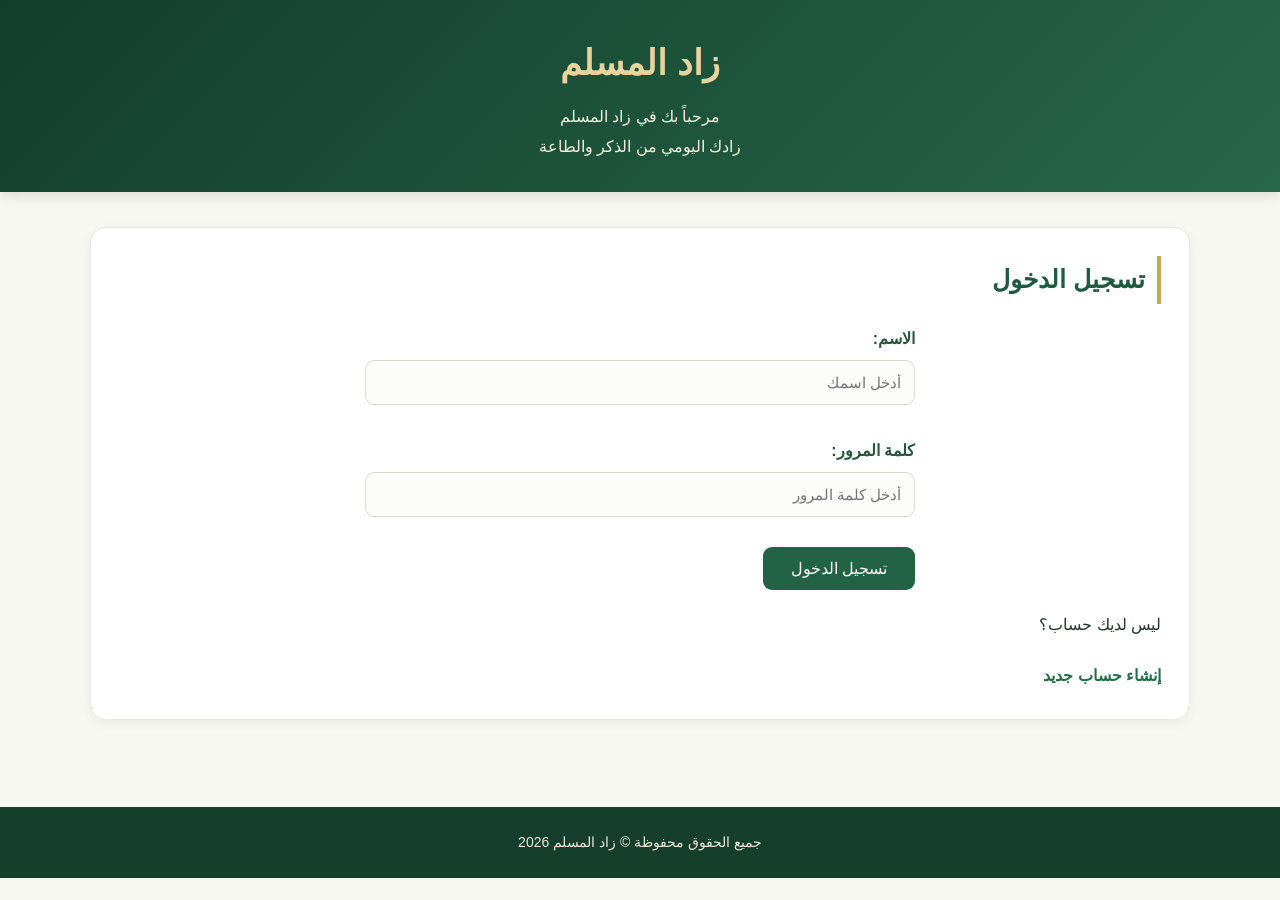
<file: index.html>
<!DOCTYPE html>
<html lang="ar" dir="rtl">

<head>
    <meta charset="UTF-8">
    <meta name="viewport" content="width=device-width, initial-scale=1.0">
    <title>تسجيل الدخول | زاد المسلم</title>
    <link rel="stylesheet" href="style.css">
</head>

<body>

    <header>
        <h1>زاد المسلم</h1>
        <p>مرحباً بك في زاد المسلم</p>
        <p>زادك اليومي من الذكر والطاعة</p>
    </header>

    <main>

        <section>

            <h2>تسجيل الدخول</h2>

            <form>

                <label for="name">الاسم:</label>
                <input type="text" id="name" name="name"
                placeholder="أدخل اسمك" required>

                <br><br>

                <label for="password">كلمة المرور:</label>
                <input type="password" id="password" name="password"
                placeholder="أدخل كلمة المرور" required>

                <br><br>

                <button type="submit">تسجيل الدخول</button>

            </form>

            <p>ليس لديك حساب؟</p>
            <a href="login.html">إنشاء حساب جديد</a>

        </section>

    </main>

    <footer>
        <p>جميع الحقوق محفوظة © زاد المسلم 2026</p>
    </footer>

    <script src="script.js"></script>

</body>
</html>
</file>
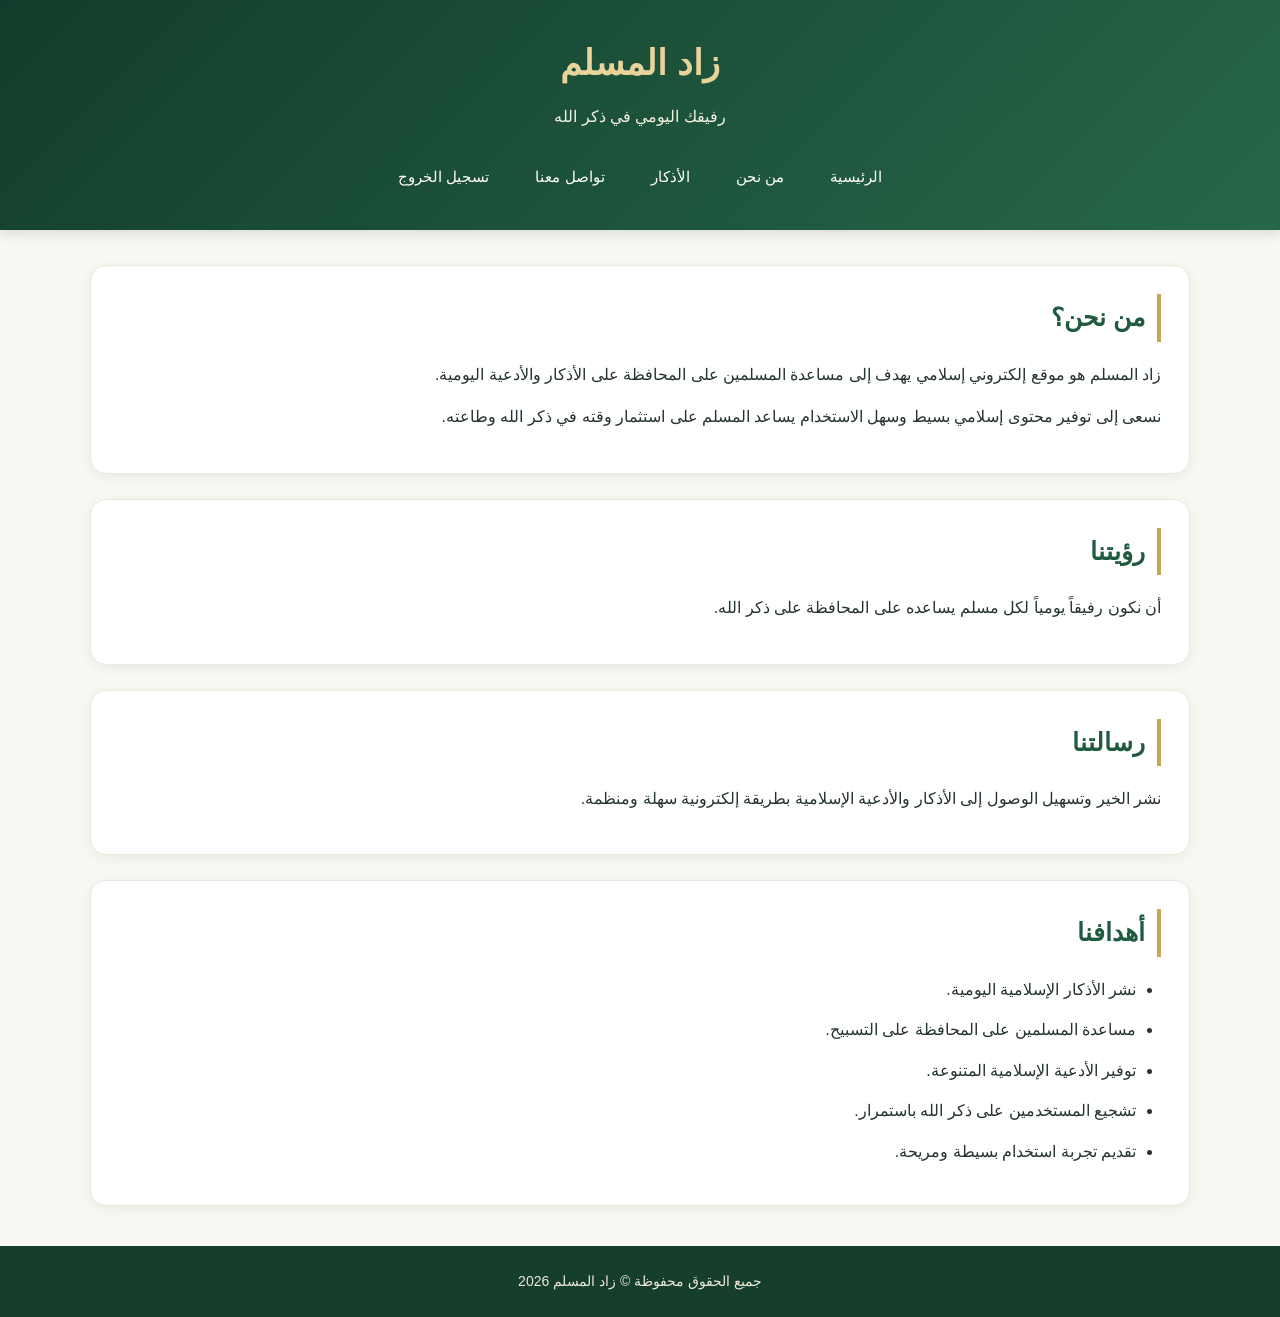
<file: about.html>
<!DOCTYPE html>
<html lang="ar" dir="rtl">

<head>
    <meta charset="UTF-8">
    <meta name="viewport" content="width=device-width, initial-scale=1.0">
    <title>من نحن | زاد المسلم</title>
  <link rel="stylesheet" href="style.css">
</head>

<body>

    <header>

        <h1>زاد المسلم</h1>
        <p>رفيقك اليومي في ذكر الله</p>

        <nav>
            <a href="home.html">الرئيسية</a>
            <a href="about.html">من نحن</a>
            <a href="azkar.html">الأذكار</a>
            <a href="contact.html">تواصل معنا</a>
            <a href="index.html">تسجيل الخروج</a>
        </nav>

    </header>

    <main>

        <section>
            <h2>من نحن؟</h2>

            <p>
                زاد المسلم هو موقع إلكتروني إسلامي
                يهدف إلى مساعدة المسلمين على المحافظة
                على الأذكار والأدعية اليومية.
            </p>

            <p>
                نسعى إلى توفير محتوى إسلامي بسيط
                وسهل الاستخدام يساعد المسلم على
                استثمار وقته في ذكر الله وطاعته.
            </p>
        </section>

        <section>
            <h2>رؤيتنا</h2>

            <p>
                أن نكون رفيقاً يومياً لكل مسلم
                يساعده على المحافظة على ذكر الله.
            </p>
        </section>

        <section>
            <h2>رسالتنا</h2>

            <p>
                نشر الخير وتسهيل الوصول إلى الأذكار
                والأدعية الإسلامية بطريقة إلكترونية
                سهلة ومنظمة.
            </p>
        </section>

        <section>
            <h2>أهدافنا</h2>

            <ul>
                <li>نشر الأذكار الإسلامية اليومية.</li>
                <li>مساعدة المسلمين على المحافظة على التسبيح.</li>
                <li>توفير الأدعية الإسلامية المتنوعة.</li>
                <li>تشجيع المستخدمين على ذكر الله باستمرار.</li>
                <li>تقديم تجربة استخدام بسيطة ومريحة.</li>
            </ul>
        </section>

    </main>

    <footer>
        <p>جميع الحقوق محفوظة © زاد المسلم 2026</p>
    </footer>

</body>
</html>
</file>
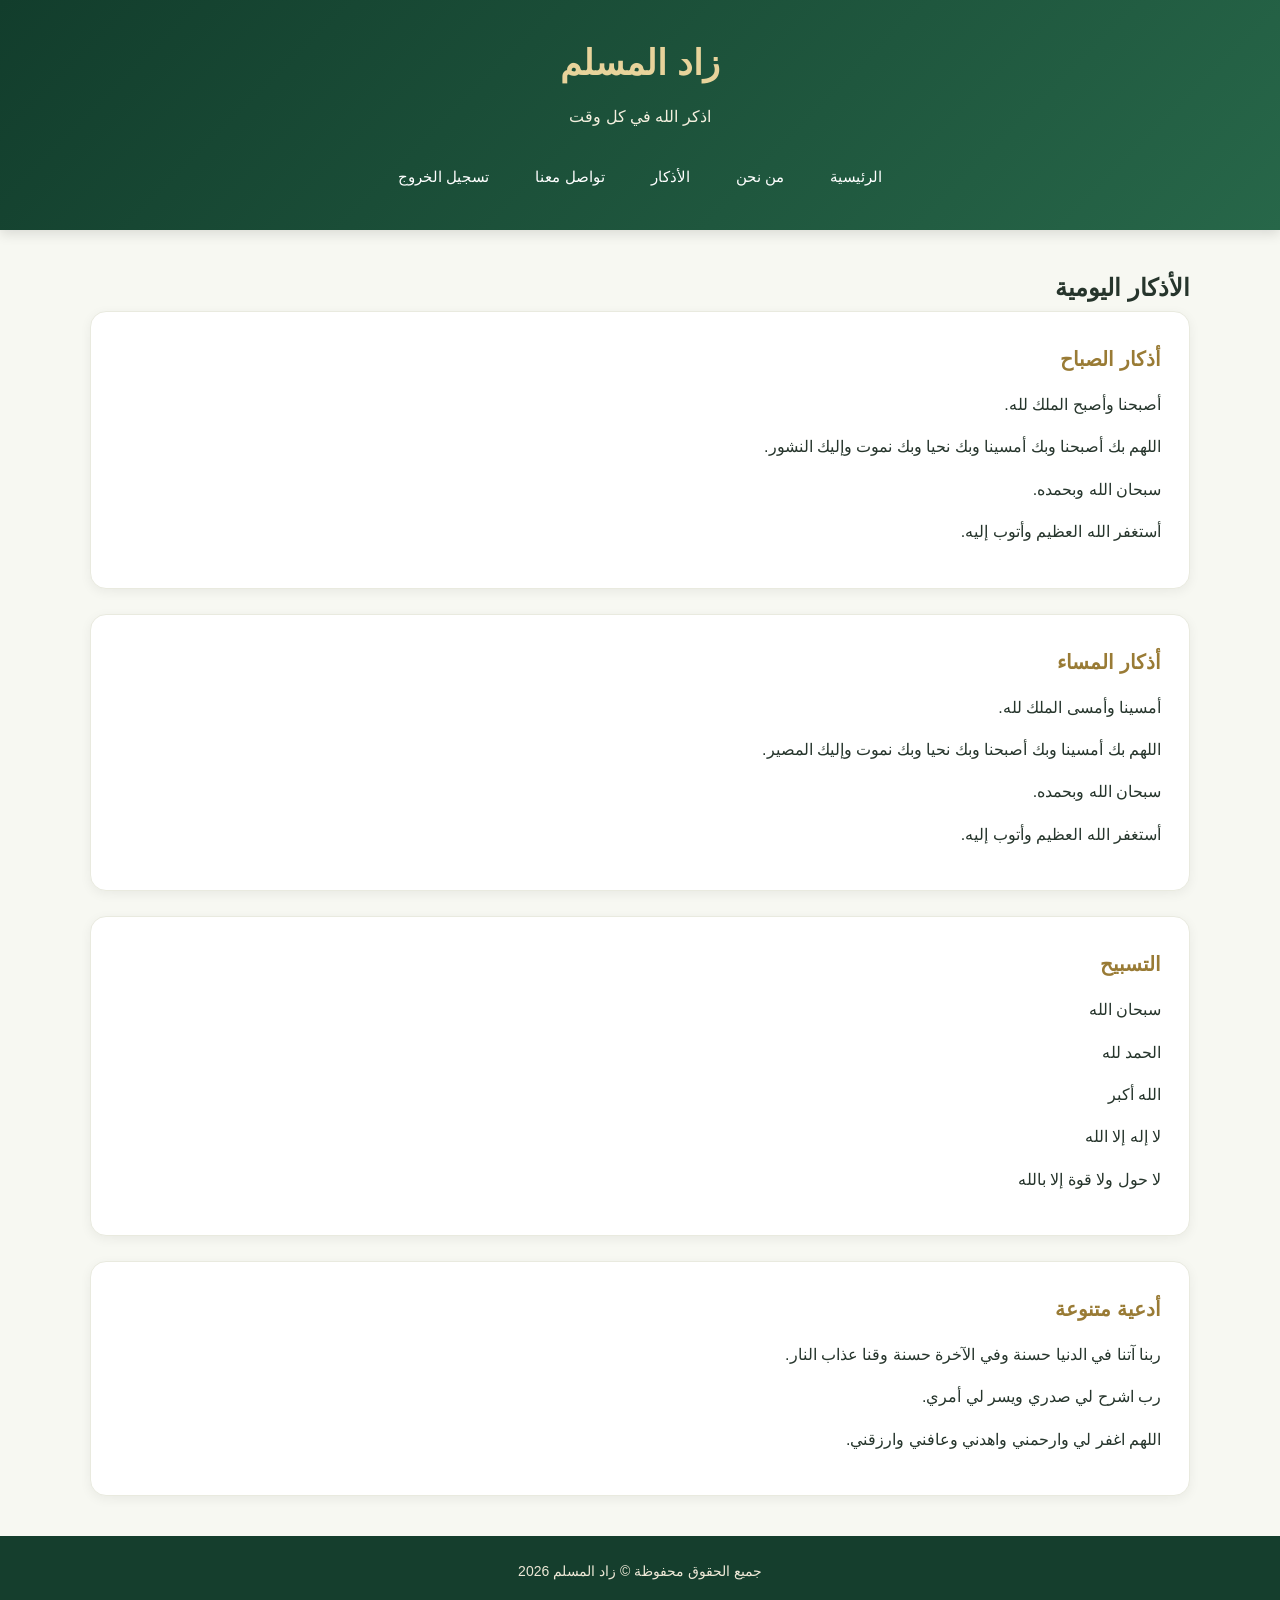
<file: azkar.html>
<!DOCTYPE html>
<html lang="ar" dir="rtl">

<head>
    <meta charset="UTF-8">
    <meta name="viewport" content="width=device-width, initial-scale=1.0">
    <title>الأذكار | زاد المسلم</title>
  <link rel="stylesheet" href="style.css">
</head>

<body>

    <header>

        <h1>زاد المسلم</h1>
        <p>اذكر الله في كل وقت</p>

        <nav>
            <a href="home.html">الرئيسية</a>
            <a href="about.html">من نحن</a>
            <a href="azkar.html">الأذكار</a>
            <a href="contact.html">تواصل معنا</a>
            <a href="index.html">تسجيل الخروج</a>
        </nav>

    </header>

    <main>

        <h2>الأذكار اليومية</h2>

        <section>
            <h3>أذكار الصباح</h3>

            <p>أصبحنا وأصبح الملك لله.</p>

            <p>اللهم بك أصبحنا وبك أمسينا وبك نحيا وبك نموت وإليك النشور.</p>

            <p>سبحان الله وبحمده.</p>

            <p>أستغفر الله العظيم وأتوب إليه.</p>
        </section>

        <section>
            <h3>أذكار المساء</h3>

            <p>أمسينا وأمسى الملك لله.</p>

            <p>اللهم بك أمسينا وبك أصبحنا وبك نحيا وبك نموت وإليك المصير.</p>

            <p>سبحان الله وبحمده.</p>

            <p>أستغفر الله العظيم وأتوب إليه.</p>
        </section>

        <section>
            <h3>التسبيح</h3>

            <p>سبحان الله</p>
            <p>الحمد لله</p>
            <p>الله أكبر</p>
            <p>لا إله إلا الله</p>
            <p>لا حول ولا قوة إلا بالله</p>
        </section>

        <section>
            <h3>أدعية متنوعة</h3>

            <p>ربنا آتنا في الدنيا حسنة وفي الآخرة حسنة وقنا عذاب النار.</p>

            <p>رب اشرح لي صدري ويسر لي أمري.</p>

            <p>اللهم اغفر لي وارحمني واهدني وعافني وارزقني.</p>
        </section>

    </main>

    <footer>
        <p>جميع الحقوق محفوظة © زاد المسلم 2026</p>
    </footer>

</body>
</html>
</file>
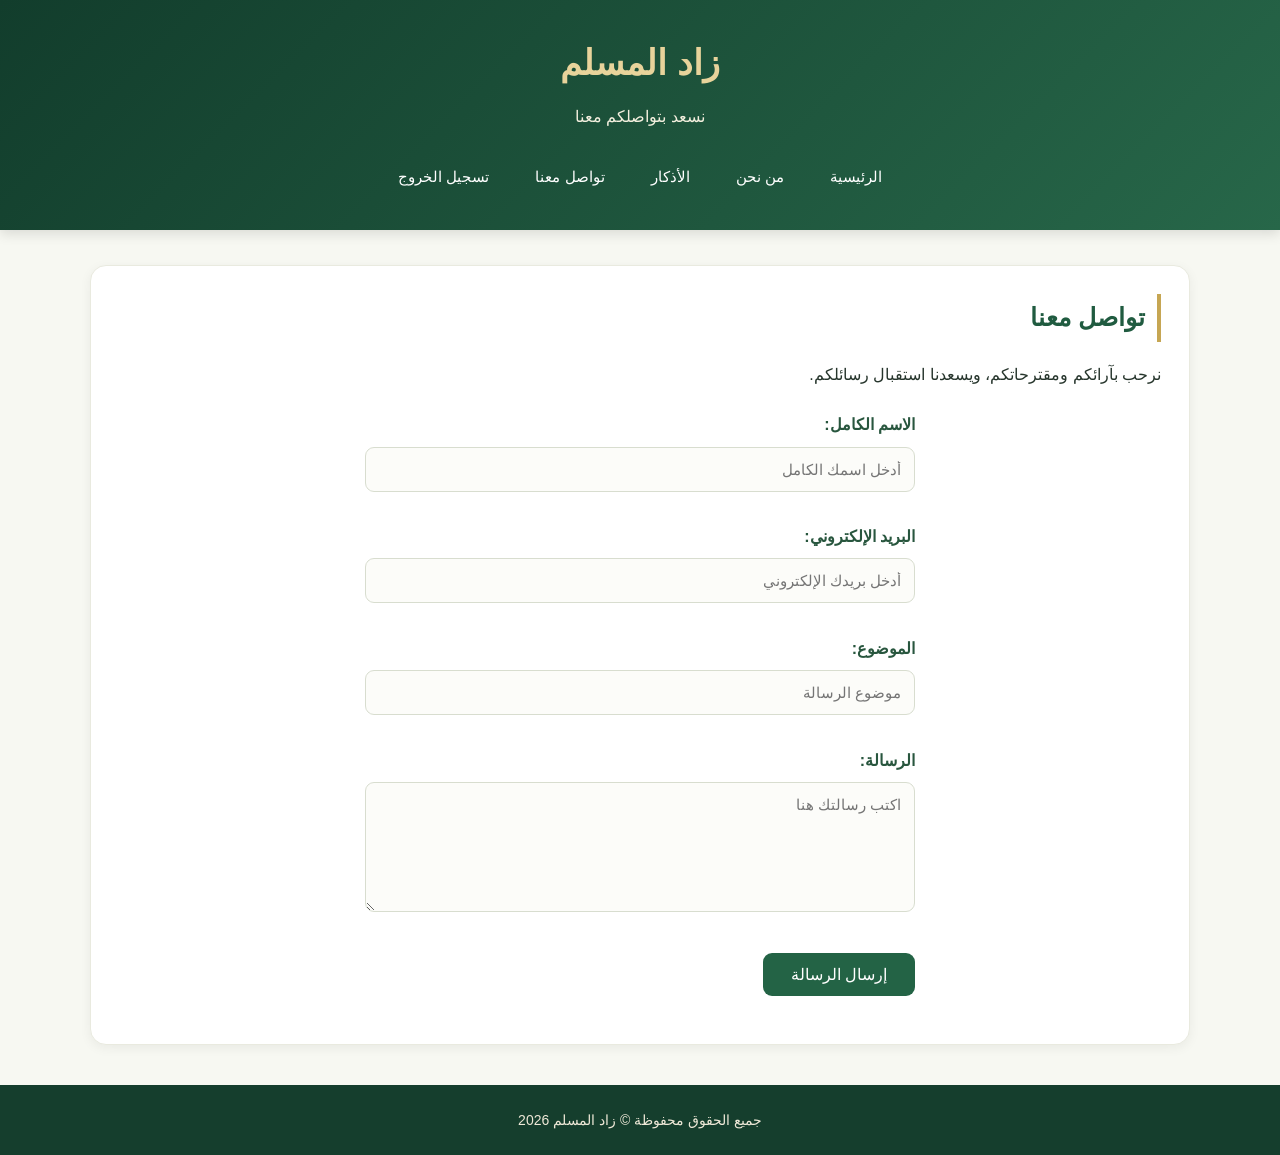
<file: contact.html>
<!DOCTYPE html>
<html lang="ar" dir="rtl">

<head>
    <meta charset="UTF-8">
    <meta name="viewport" content="width=device-width, initial-scale=1.0">
    <title>تواصل معنا | زاد المسلم</title>
  <link rel="stylesheet" href="style.css">
</head>

<body>

    <header>

        <h1>زاد المسلم</h1>
        <p>نسعد بتواصلكم معنا</p>

        <nav>
            <a href="home.html">الرئيسية</a>
            <a href="about.html">من نحن</a>
            <a href="azkar.html">الأذكار</a>
            <a href="contact.html">تواصل معنا</a>
            <a href="index.html">تسجيل الخروج</a>
        </nav>

    </header>

    <main>

        <section>

            <h2>تواصل معنا</h2>

            <p>
                نرحب بآرائكم ومقترحاتكم،
                ويسعدنا استقبال رسائلكم.
            </p>

            <form>

                <label for="name">الاسم الكامل:</label>
                <input type="text" id="name" name="name"
                placeholder="أدخل اسمك الكامل" required>

                <br><br>

                <label for="email">البريد الإلكتروني:</label>
                <input type="email" id="email" name="email"
                placeholder="أدخل بريدك الإلكتروني" required>

                <br><br>

                <label for="subject">الموضوع:</label>
                <input type="text" id="subject" name="subject"
                placeholder="موضوع الرسالة">

                <br><br>

                <label for="message">الرسالة:</label>
                <textarea id="message" name="message"
                rows="6" placeholder="اكتب رسالتك هنا"
                required></textarea>

                <br><br>

                <button type="submit">إرسال الرسالة</button>

            </form>

        </section>

    </main>

    <footer>
        <p>جميع الحقوق محفوظة © زاد المسلم 2026</p>
    </footer>

</body>
</html>
</file>
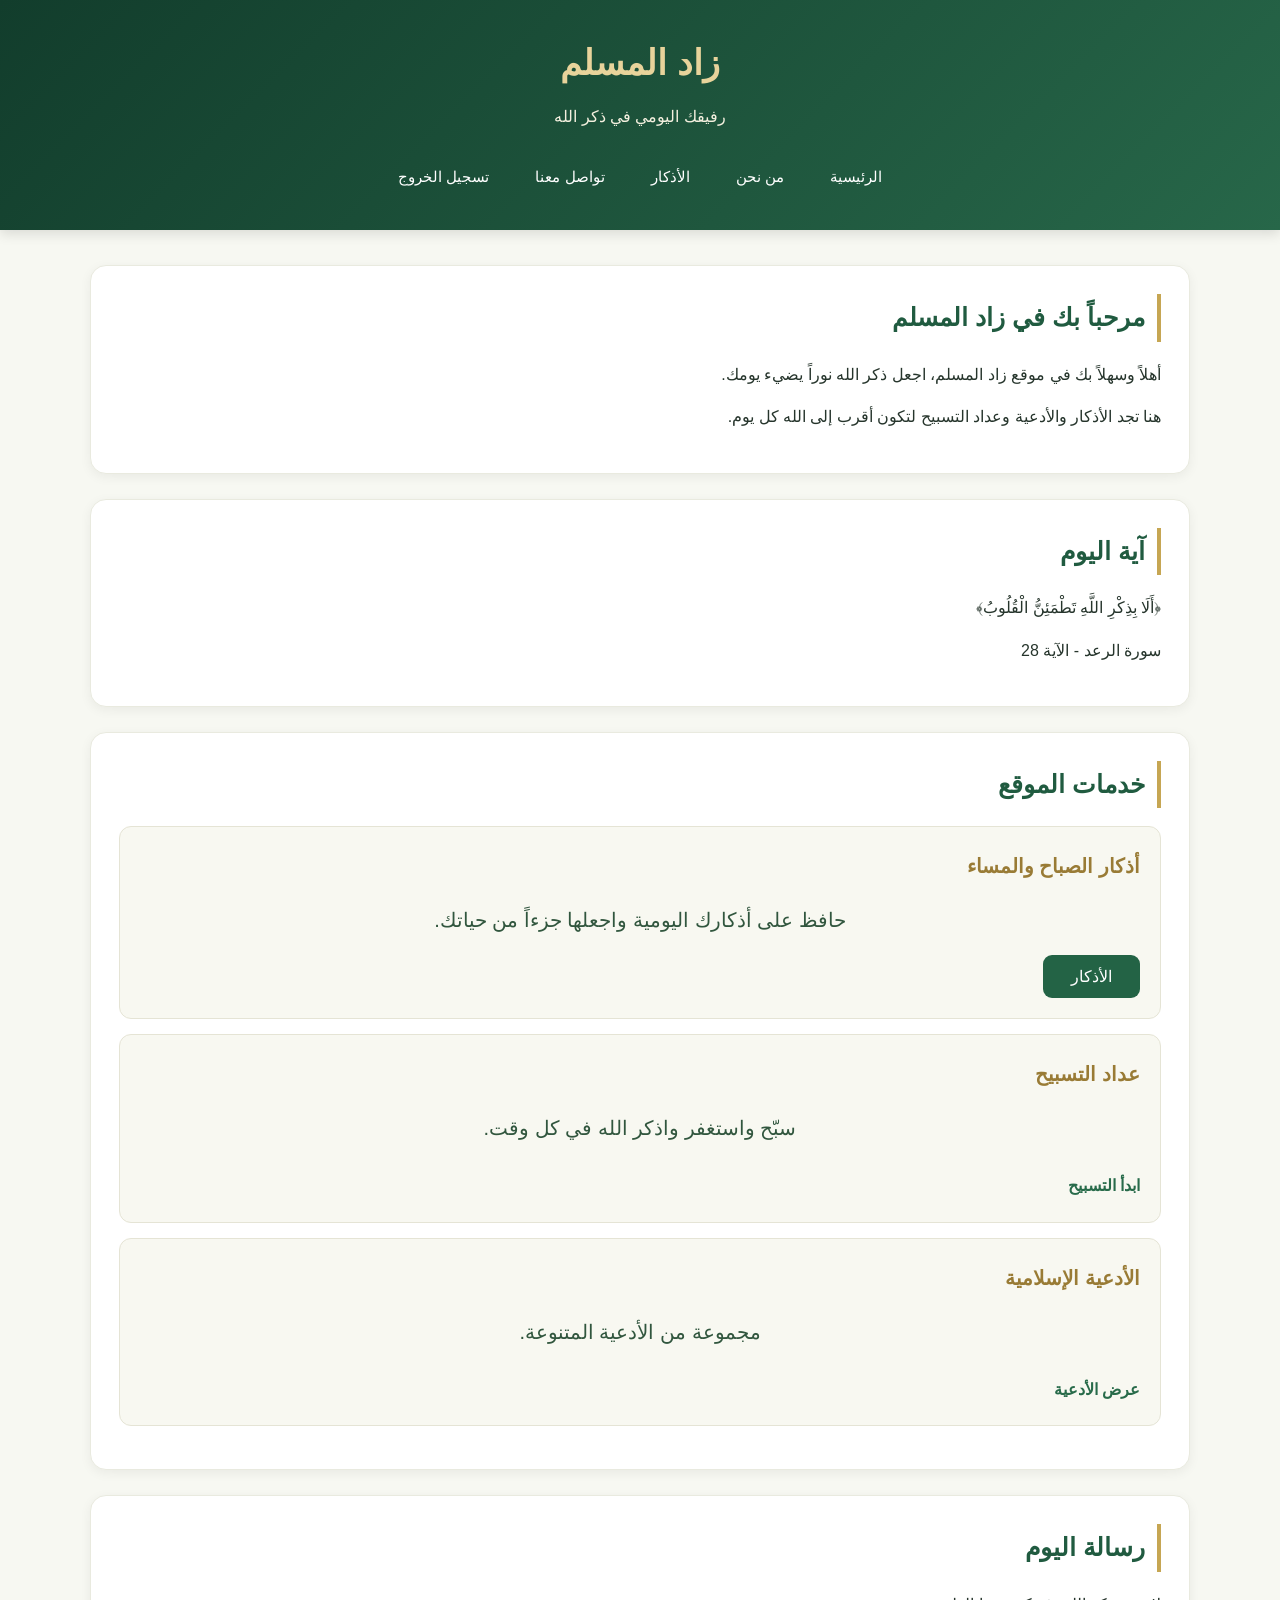
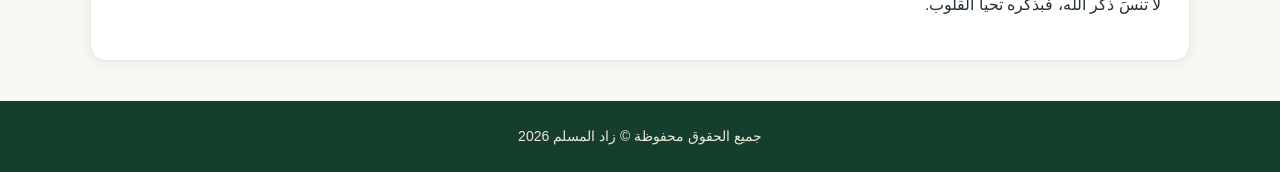
<file: home.html>
<!DOCTYPE html>
<html lang="ar" dir="rtl">

<head>
    <meta charset="UTF-8">
    <meta name="viewport" content="width=device-width, initial-scale=1.0">
    <title>الرئيسية | زاد المسلم</title>
  <link rel="stylesheet" href="style.css">
</head>

<body>

    <header>

        <h1>زاد المسلم</h1>
        <p>رفيقك اليومي في ذكر الله</p>

        <nav>
            <a href="home.html">الرئيسية</a>
            <a href="about.html">من نحن</a>
            <a href="azkar.html">الأذكار</a>
            <a href="contact.html">تواصل معنا</a>
            <a href="index.html">تسجيل الخروج</a>
        </nav>

    </header>

    <main>

        <section>
            <h2>مرحباً بك في زاد المسلم</h2>

            <p>
                أهلاً وسهلاً بك في موقع زاد المسلم،
                اجعل ذكر الله نوراً يضيء يومك.
            </p>

            <p>
                هنا تجد الأذكار والأدعية وعداد التسبيح
                لتكون أقرب إلى الله كل يوم.
            </p>

        </section>

        <section>
            <h2>آية اليوم</h2>

            <p>
                ﴿أَلَا بِذِكْرِ اللَّهِ تَطْمَئِنُّ الْقُلُوبُ﴾
            </p>

            <p>سورة الرعد - الآية 28</p>
        </section>

        <section>
            <h2>خدمات الموقع</h2>

            <article>
                <h3>أذكار الصباح والمساء</h3>
                <p>حافظ على أذكارك اليومية واجعلها جزءاً من حياتك.</p>
                <button onclick="window.location.href='azkar.html'">الأذكار</button>
            </article>

            <article>
                <h3>عداد التسبيح</h3>
                <p>سبّح واستغفر واذكر الله في كل وقت.</p>
                <a href="azkar.html">ابدأ التسبيح</a>
            </article>

            <article>
                <h3>الأدعية الإسلامية</h3>
                <p>مجموعة من الأدعية المتنوعة.</p>
                <a href="azkar.html">عرض الأدعية</a>
            </article>

        </section>

        <section>
            <h2>رسالة اليوم</h2>
            <p>لا تنسَ ذكر الله، فبذكره تحيا القلوب.</p>
        </section>

    </main>

    <footer>
        <p>جميع الحقوق محفوظة © زاد المسلم 2026</p>
    </footer>

</body>
</html>
</file>
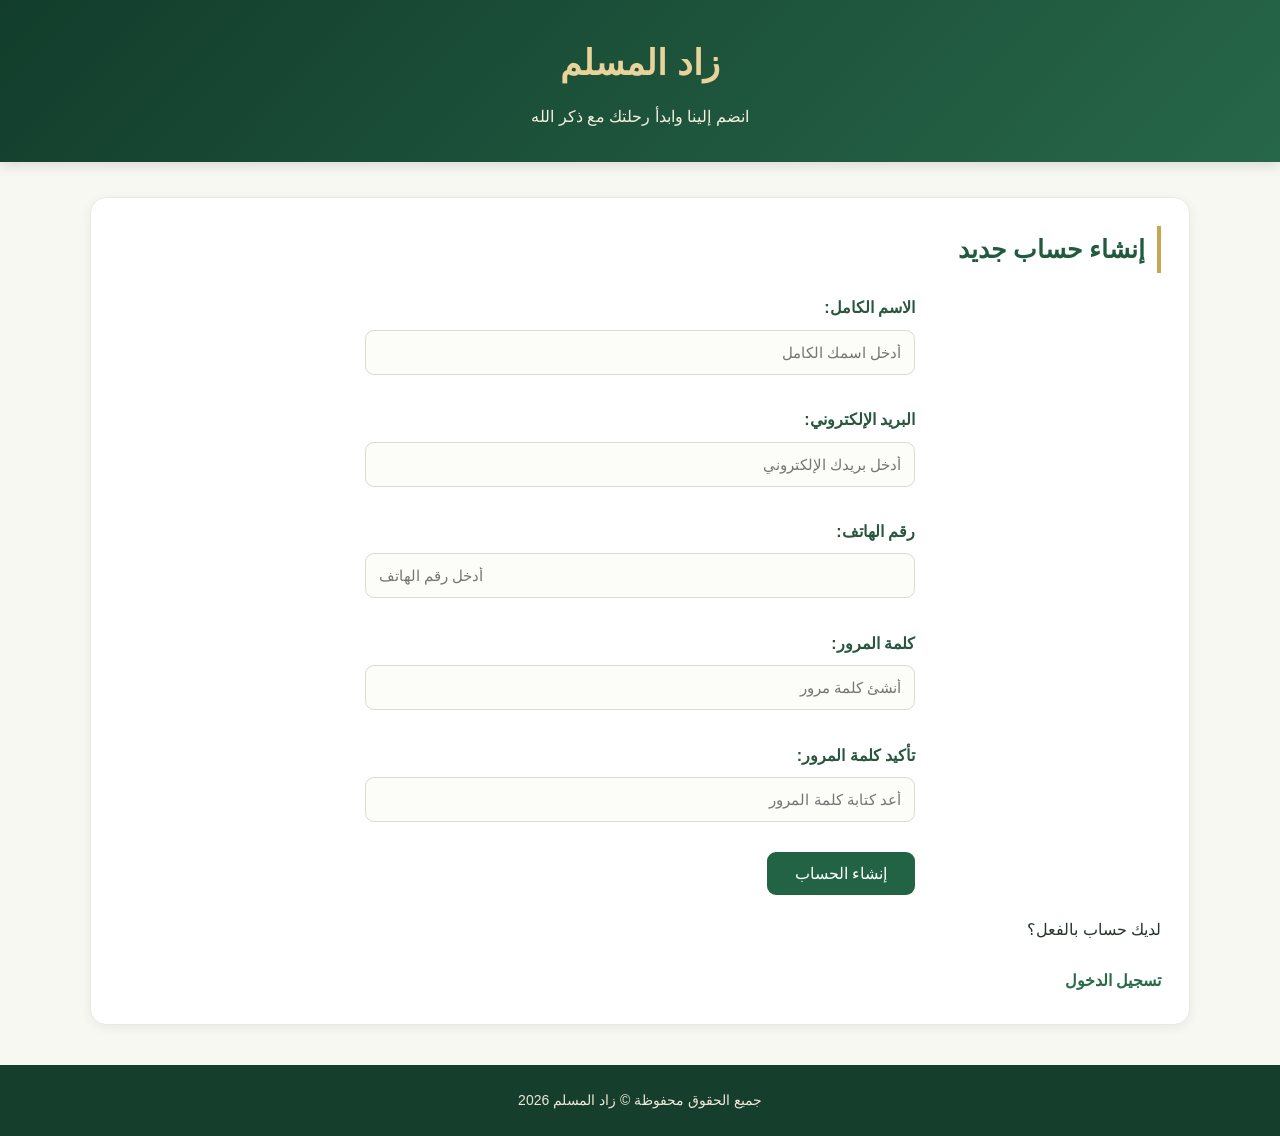
<file: login.html>
<!DOCTYPE html>
<html lang="ar" dir="rtl">

<head>
    <meta charset="UTF-8">
    <meta name="viewport" content="width=device-width, initial-scale=1.0">
    <title>إنشاء حساب | زاد المسلم</title>
  <link rel="stylesheet" href="style.css">
</head>

<body>

    <header>
        <h1>زاد المسلم</h1>
        <p>انضم إلينا وابدأ رحلتك مع ذكر الله</p>
    </header>

    <main>

        <section>
            <h2>إنشاء حساب جديد</h2>

            <form>

                <label for="name">الاسم الكامل:</label>
                <input type="text" id="name" name="name"
                placeholder="أدخل اسمك الكامل" required>

                <br><br>

                <label for="email">البريد الإلكتروني:</label>
                <input type="email" id="email" name="email"
                placeholder="أدخل بريدك الإلكتروني" required>

                <br><br>

                <label for="phone">رقم الهاتف:</label>
                <input type="tel" id="phone" name="phone"
                placeholder="أدخل رقم الهاتف">

                <br><br>

                <label for="password">كلمة المرور:</label>
                <input type="password" id="password" name="password"
                placeholder="أنشئ كلمة مرور" required>

                <br><br>

                <label for="confirm">تأكيد كلمة المرور:</label>
                <input type="password" id="confirm" name="confirm"
                placeholder="أعد كتابة كلمة المرور" required>

                <br><br>

                <button type="submit">إنشاء الحساب</button>

            </form>

            <p>لديك حساب بالفعل؟</p>
            <a href="index.html">تسجيل الدخول</a>

        </section>

    </main>

    <footer>
        <p>جميع الحقوق محفوظة © زاد المسلم 2026</p>
    </footer>
<script src="script.js"></script>
</body>
</html>
</file>
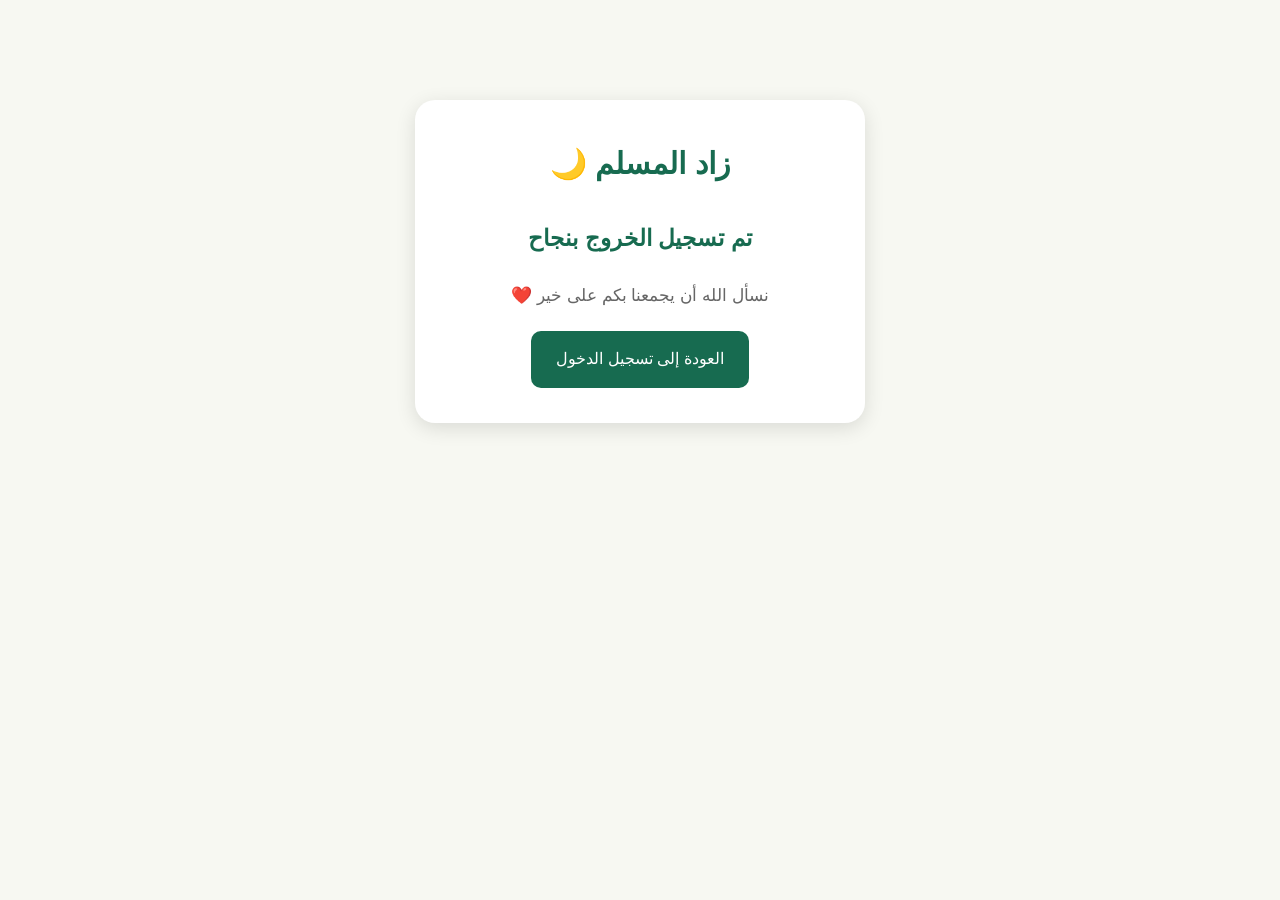
<file: logout.html>
<!DOCTYPE html>
<html lang="ar" dir="rtl">
<head>
    <meta charset="UTF-8">
    <meta name="viewport" content="width=device-width, initial-scale=1.0">
    <title>تسجيل الخروج - زاد المسلم</title>
    <link rel="stylesheet" href="style.css">
</head>
<body>

    <div class="container">
        <h2>زاد المسلم 🌙</h2>
        <h3>تم تسجيل الخروج بنجاح</h3>
        <p>نسأل الله أن يجمعنا بكم على خير ❤️</p>

        <a href="index.html" class="btn">
            العودة إلى تسجيل الدخول
        </a>
    </div>

    <script>
        localStorage.removeItem("username");
        localStorage.removeItem("loggedIn");
    </script>

</body>
</html>
</file>
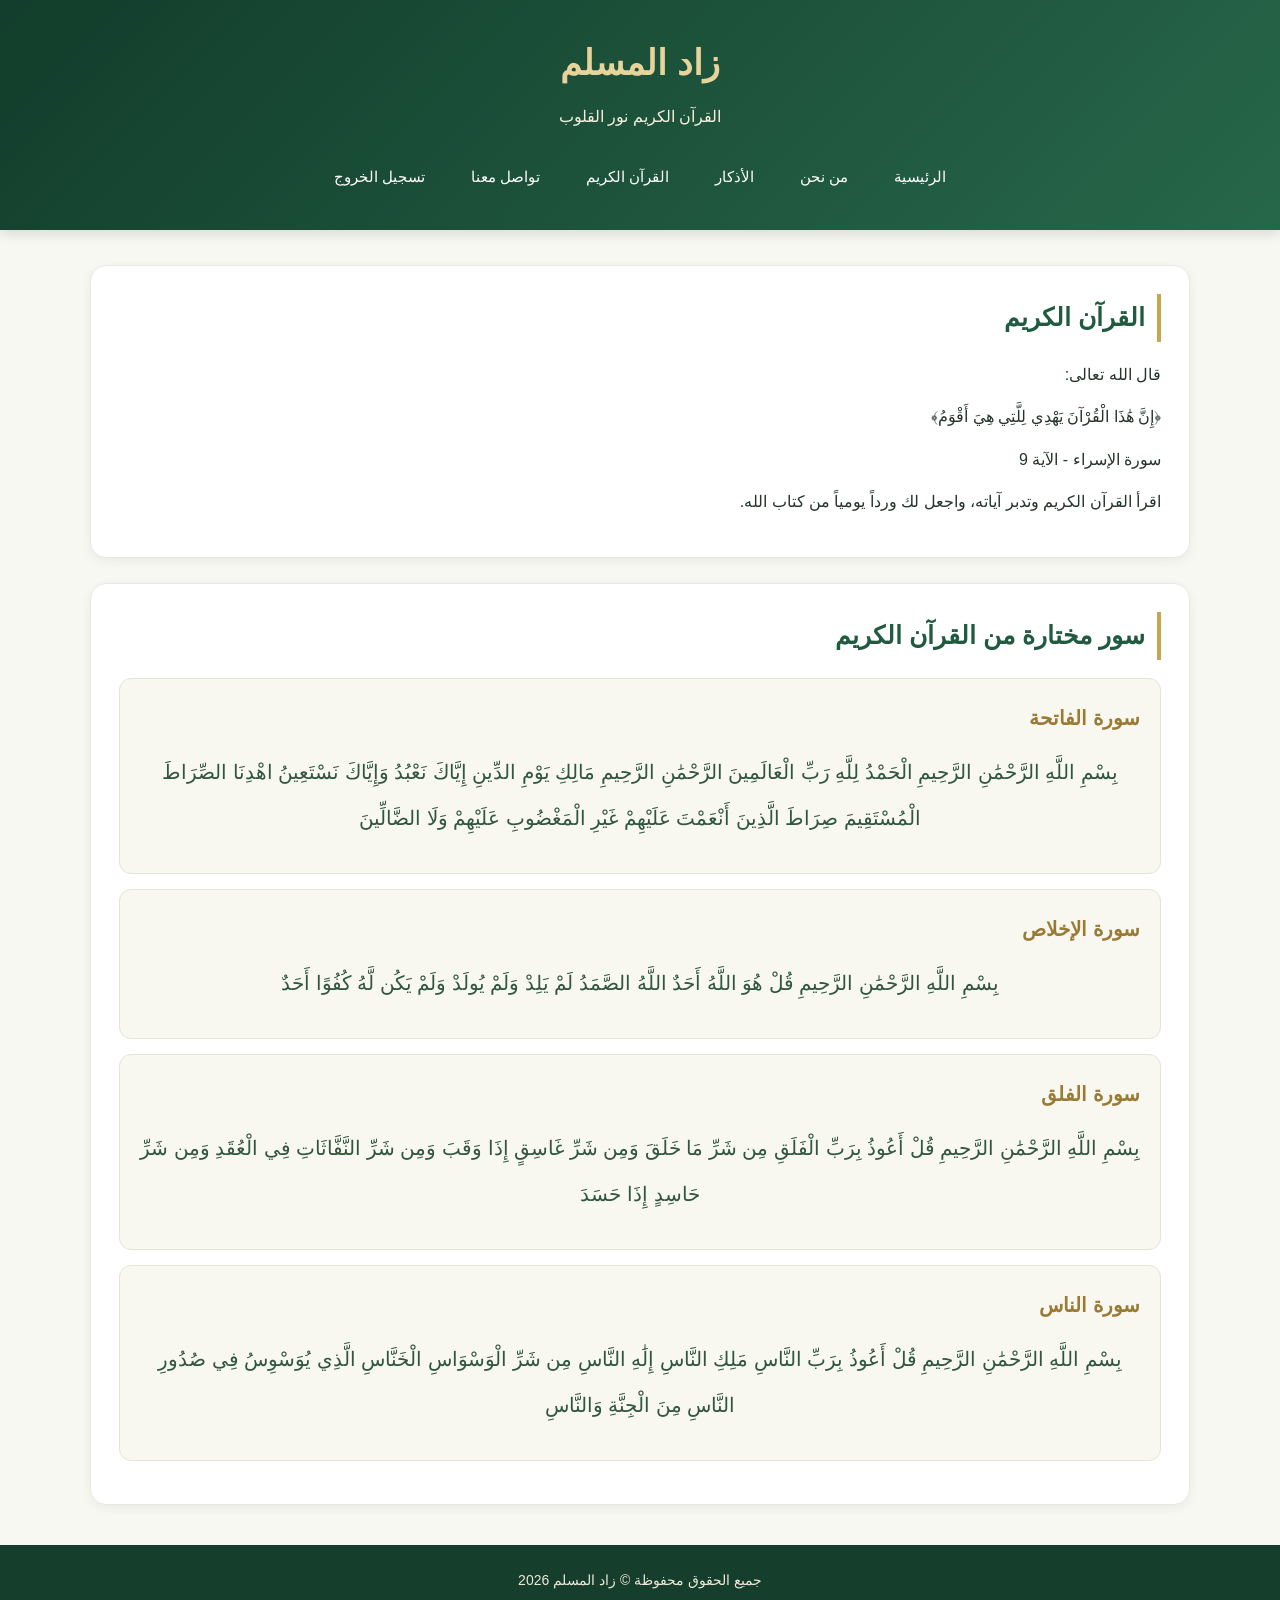
<file: quran.html>
<!DOCTYPE html>
<html lang="ar" dir="rtl">

<head>
    <meta charset="UTF-8">
    <meta name="viewport" content="width=device-width, initial-scale=1.0">
    <title>القرآن الكريم | زاد المسلم</title>
  <link rel="stylesheet" href="style.css">
</head>

<body>

    <header>

        <h1>زاد المسلم</h1>
        <p>القرآن الكريم نور القلوب</p>

        <nav>
            <a href="home.html">الرئيسية</a>
            <a href="about.html">من نحن</a>
            <a href="azkar.html">الأذكار</a>
            <a href="quran.html">القرآن الكريم</a>
            <a href="contact.html">تواصل معنا</a>
            <a href="index.html">تسجيل الخروج</a>
        </nav>

    </header>

    <main>

        <section>
            <h2>القرآن الكريم</h2>

            <p>
                قال الله تعالى:
            </p>

            <p>
                ﴿إِنَّ هَٰذَا الْقُرْآنَ يَهْدِي لِلَّتِي هِيَ أَقْوَمُ﴾
            </p>

            <p>سورة الإسراء - الآية 9</p>

            <p>
                اقرأ القرآن الكريم وتدبر آياته،
                واجعل لك ورداً يومياً من كتاب الله.
            </p>
        </section>

        <section>
            <h2>سور مختارة من القرآن الكريم</h2>

            <article>
                <h3>سورة الفاتحة</h3>

                <p>
                    بِسْمِ اللَّهِ الرَّحْمَٰنِ الرَّحِيمِ
                    الْحَمْدُ لِلَّهِ رَبِّ الْعَالَمِينَ
                    الرَّحْمَٰنِ الرَّحِيمِ
                    مَالِكِ يَوْمِ الدِّينِ
                    إِيَّاكَ نَعْبُدُ وَإِيَّاكَ نَسْتَعِينُ
                    اهْدِنَا الصِّرَاطَ الْمُسْتَقِيمَ
                    صِرَاطَ الَّذِينَ أَنْعَمْتَ عَلَيْهِمْ
                    غَيْرِ الْمَغْضُوبِ عَلَيْهِمْ
                    وَلَا الضَّالِّينَ
                </p>
            </article>

            <article>
                <h3>سورة الإخلاص</h3>

                <p>
                    بِسْمِ اللَّهِ الرَّحْمَٰنِ الرَّحِيمِ
                    قُلْ هُوَ اللَّهُ أَحَدٌ
                    اللَّهُ الصَّمَدُ
                    لَمْ يَلِدْ وَلَمْ يُولَدْ
                    وَلَمْ يَكُن لَّهُ كُفُوًا أَحَدٌ
                </p>
            </article>

            <article>
                <h3>سورة الفلق</h3>

                <p>
                    بِسْمِ اللَّهِ الرَّحْمَٰنِ الرَّحِيمِ
                    قُلْ أَعُوذُ بِرَبِّ الْفَلَقِ
                    مِن شَرِّ مَا خَلَقَ
                    وَمِن شَرِّ غَاسِقٍ إِذَا وَقَبَ
                    وَمِن شَرِّ النَّفَّاثَاتِ فِي الْعُقَدِ
                    وَمِن شَرِّ حَاسِدٍ إِذَا حَسَدَ
                </p>
            </article>

            <article>
                <h3>سورة الناس</h3>

                <p>
                    بِسْمِ اللَّهِ الرَّحْمَٰنِ الرَّحِيمِ
                    قُلْ أَعُوذُ بِرَبِّ النَّاسِ
                    مَلِكِ النَّاسِ
                    إِلَٰهِ النَّاسِ
                    مِن شَرِّ الْوَسْوَاسِ الْخَنَّاسِ
                    الَّذِي يُوَسْوِسُ فِي صُدُورِ النَّاسِ
                    مِنَ الْجِنَّةِ وَالنَّاسِ
                </p>
            </article>

        </section>

    </main>

    <footer>
        <p>جميع الحقوق محفوظة © زاد المسلم 2026</p>
    </footer>

</body>
</html>
</file>
<file: style.css>
/* =========================
   الإعدادات العامة
========================= */

* {
    margin: 0;
    padding: 0;
    box-sizing: border-box;
}

body {
    font-family: "Tahoma", Arial, sans-serif;
    direction: rtl;
    text-align: right;
    background-color: #f7f8f2;
    color: #26352c;
    line-height: 1.9;
}

/* =========================
   رأس الموقع
========================= */

header {
    background: linear-gradient(135deg, #123d2c, #276749);
    color: white;
    text-align: center;
    padding: 30px 15px;
    box-shadow: 0 4px 12px rgba(0,0,0,0.12);
}

header h1 {
    font-size: 35px;
    color: #e8d39b;
    margin-bottom: 5px;
}

header p {
    font-size: 16px;
    color: #f4f0df;
}

/* =========================
   قائمة التنقل
========================= */

nav {
    margin-top: 22px;
    display: flex;
    justify-content: center;
    align-items: center;
    flex-wrap: wrap;
    gap: 12px;
}

nav a {
    color: white;
    text-decoration: none;
    padding: 9px 17px;
    border-radius: 25px;
    transition: 0.3s;
    font-size: 15px;
}

nav a:hover {
    background-color: #d6b96c;
    color: #173c2d;
}

/* =========================
   المحتوى الرئيسي
========================= */

main {
    width: 90%;
    max-width: 1100px;
    margin: 35px auto;
    min-height: 60vh;
}

section {
    background-color: white;
    padding: 28px;
    margin-bottom: 25px;
    border-radius: 16px;
    box-shadow: 0 3px 12px rgba(0,0,0,0.06);
    border: 1px solid #e9eadf;
}

section h2 {
    color: #205b40;
    font-size: 25px;
    margin-bottom: 18px;
    border-right: 4px solid #c6a653;
    padding-right: 12px;
}

section h3 {
    color: #997b35;
    font-size: 20px;
    margin-bottom: 12px;
}

section p {
    margin-bottom: 12px;
    font-size: 16px;
}

/* =========================
   البطاقات
========================= */

article {
    background-color: #f8f8f1;
    padding: 20px;
    margin: 15px 0;
    border-radius: 12px;
    border: 1px solid #e5e4d5;
    transition: 0.3s;
}

article:hover {
    transform: translateY(-4px);
    box-shadow: 0 5px 15px rgba(0,0,0,0.08);
}

/* =========================
   الروابط
========================= */

a {
    color: #286b4a;
}

main a {
    display: inline-block;
    margin-top: 8px;
    text-decoration: none;
    font-weight: bold;
}

main a:hover {
    color: #b18b36;
}

/* =========================
   الأزرار
========================= */

button {
    background-color: #236345;
    color: white;
    border: none;
    padding: 12px 28px;
    border-radius: 9px;
    font-size: 16px;
    cursor: pointer;
    transition: 0.3s;
}

button:hover {
    background-color: #c4a453;
    color: #183b2c;
}

/* =========================
   حقول الإدخال
========================= */

form {
    max-width: 550px;
    margin: 20px auto;
}

label {
    display: block;
    color: #28563e;
    font-weight: bold;
    margin-bottom: 6px;
}

input,
textarea {
    width: 100%;
    padding: 13px;
    border: 1px solid #d8ddcf;
    border-radius: 9px;
    font-size: 15px;
    font-family: inherit;
    background-color: #fcfcf9;
    outline: none;
}

input:focus,
textarea:focus {
    border-color: #347b54;
    box-shadow: 0 0 5px rgba(52,123,84,0.2);
}

textarea {
    resize: vertical;
}

/* =========================
   القوائم
========================= */

ul {
    padding-right: 25px;
}

li {
    margin-bottom: 10px;
}

/* =========================
   صفحة القرآن الكريم
========================= */

article p {
    font-size: 20px;
    line-height: 2.3;
    text-align: center;
    color: #31563e;
}

/* =========================
   التذييل
========================= */

footer {
    background-color: #153e2d;
    color: #eee8d7;
    text-align: center;
    padding: 22px 10px;
    margin-top: 40px;
}

footer p {
    margin: 0;
    font-size: 14px;
}

/* =========================
   تنسيق الموبايل
========================= */

@media (max-width: 600px) {

    header {
        padding: 22px 10px;
    }

    header h1 {
        font-size: 28px;
    }

    nav {
        gap: 5px;
    }

    nav a {
        font-size: 13px;
        padding: 7px 10px;
    }

    main {
        width: 94%;
        margin: 20px auto;
    }

    section {
        padding: 18px;
    }

    section h2 {
        font-size: 21px;
    }

    article p {
        font-size: 17px;
    }

    button {
        width: 100%;
    }
}

/* تنسيق صفحة تسجيل الخروج */

.container {
    background: #ffffff;
    width: 85%;
    max-width: 450px;
    margin: 100px auto;
    padding: 35px 20px;
    border-radius: 20px;
    text-align: center;
    box-shadow: 0 5px 20px rgba(0,0,0,0.12);
}

.container h2 {
    color: #176b50;
    font-size: 30px;
    margin-bottom: 25px;
}

.container h3 {
    color: #176b50;
    font-size: 23px;
}

.container p {
    color: #666;
    font-size: 17px;
    margin: 20px 0;
    line-height: 1.8;
}

.btn {
    display: inline-block;
    background: #176b50;
    color: white;
    text-decoration: none;
    padding: 13px 25px;
    border-radius: 10px;
    font-size: 16px;
    transition: 0.3s;
}

.btn:hover {
    background: #0d4936;
}
</file>
